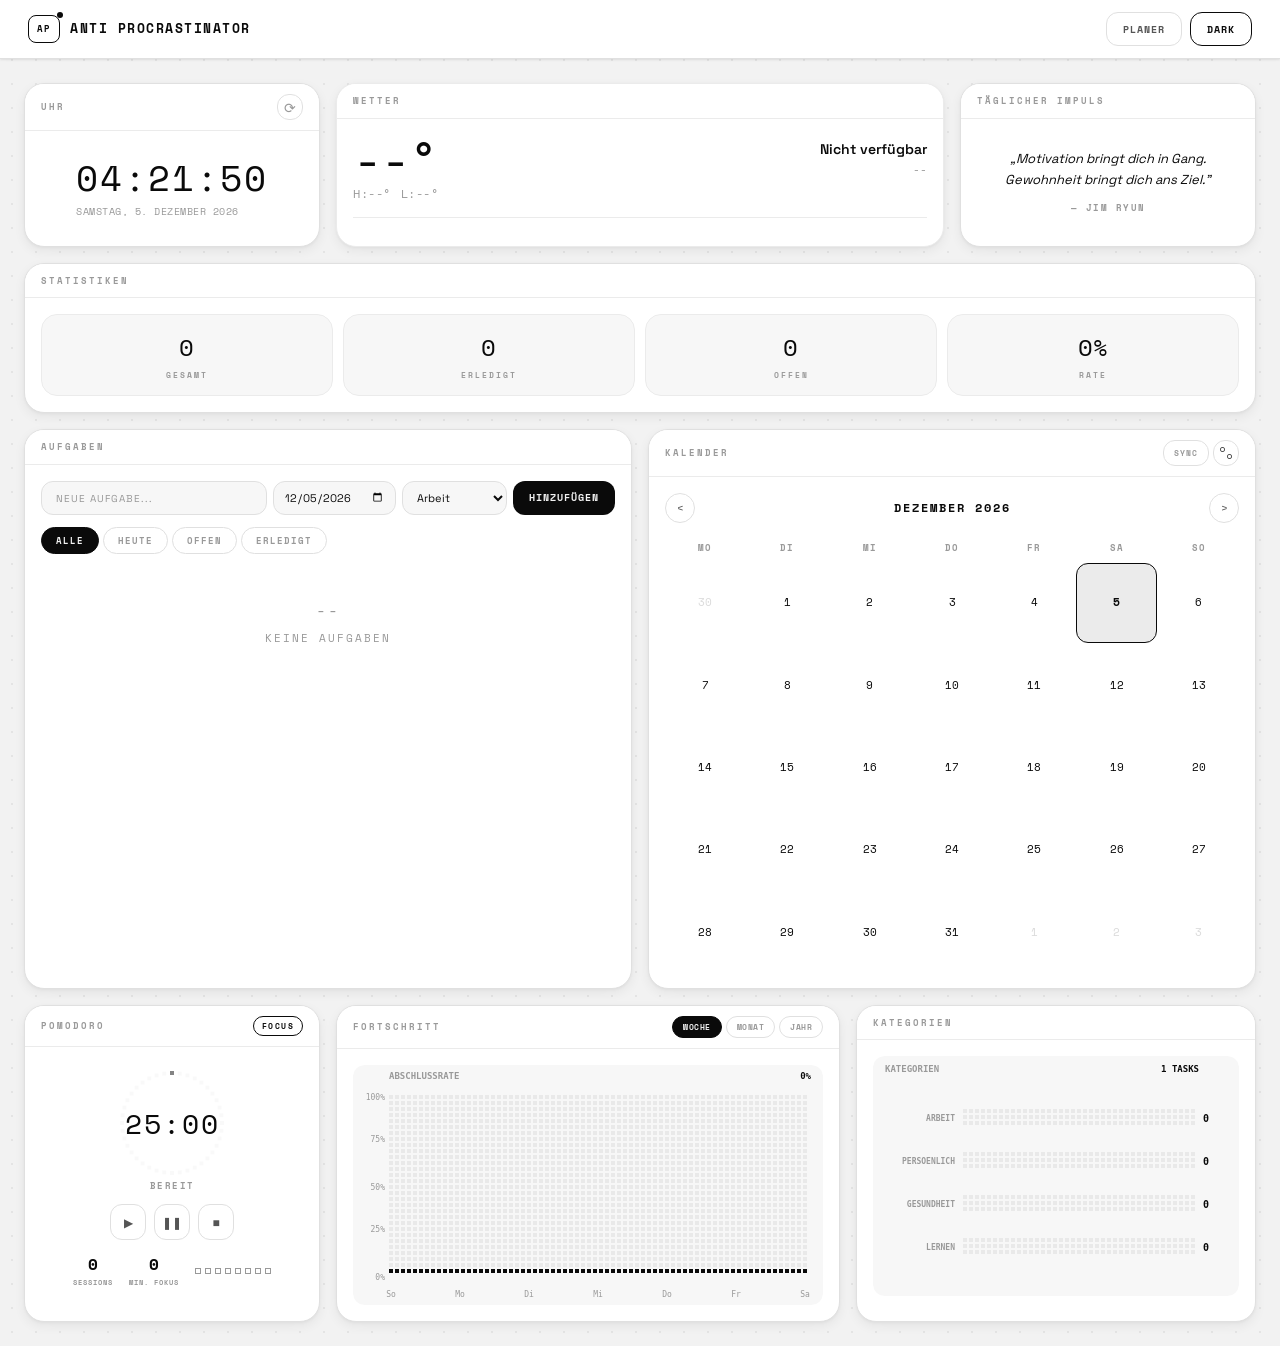
<file: index.html>
<!DOCTYPE html>
<html lang="de" data-theme="light">
<head>
  <meta charset="UTF-8">
  <meta name="viewport" content="width=device-width, initial-scale=1.0">
  <title>Anti Procrastinator</title>
  <link rel="preconnect" href="https://fonts.googleapis.com">
  <link rel="preconnect" href="https://fonts.gstatic.com" crossorigin>
  <link href="https://fonts.googleapis.com/css2?family=Space+Grotesk:wght@300;400;500;600;700&family=Space+Mono:wght@400;700&display=swap" rel="stylesheet">
  <link rel="stylesheet" href="css/style.css">
</head>
<body>

  <!-- ════════════ TOOLBAR ════════════ -->
  <div class="toolbar">
    <div class="toolbar-left">
      <div class="logo">
        <div class="logo-mark">AP</div>
        Anti Procrastinator
      </div>
    </div>
    <div class="toolbar-right">
      <button class="btn-toolbar" id="studienplanBtn">Planer</button>
      <button class="btn-toolbar theme-toggle" id="themeToggle">Dark</button>
    </div>
  </div>

  <!-- ════════════ PLANER MODAL ════════════ -->
  <div class="modal-overlay" id="studienplanOverlay">
    <div class="modal planer-modal">
      <div class="modal-header">
        <div>
          <div class="modal-title" id="planerTitle">Planer</div>
          <div class="modal-subtitle" id="studienplanSummary"></div>
        </div>
        <button class="modal-close" id="studienplanClose">✕</button>
      </div>

      <!-- Mode Select -->
      <div class="planer-mode-select" id="planerModeSelect">
        <div class="planer-mode-title">Wähle deinen Planer</div>
        <div class="planer-mode-grid">
          <button class="planer-mode-btn" data-mode="schule">
            <div class="planer-mode-icon-wrap"><span class="planer-mode-icon">.:S:.</span></div>
            <span class="planer-mode-label">Schule</span>
            <span class="planer-mode-desc">Klassen 5–13 · Eigene Fächer eintragen · Noten 1–6 (SA, Ex, Mündlich)</span>
          </button>
          <button class="planer-mode-btn" data-mode="bachelor">
            <div class="planer-mode-icon-wrap"><span class="planer-mode-icon">.:B:.</span></div>
            <span class="planer-mode-label">Bachelor</span>
            <span class="planer-mode-desc">6 Semester · 180 ECTS · Module selbst eintragen · Noten 1.0–5.0</span>
          </button>
          <button class="planer-mode-btn" data-mode="master">
            <div class="planer-mode-icon-wrap"><span class="planer-mode-icon">.:M:.</span></div>
            <span class="planer-mode-label">Master</span>
            <span class="planer-mode-desc">4 Semester · 120 ECTS · Module selbst eintragen · Noten 1.0–5.0</span>
          </button>
          <button class="planer-mode-btn" data-mode="provadis">
            <div class="planer-mode-icon-wrap"><span class="planer-mode-icon">.:P:.</span></div>
            <span class="planer-mode-label">Provadis</span>
            <span class="planer-mode-desc">Informatik B.Sc. · Alle 6 Semester vorausgefüllt · 180 ECTS</span>
          </button>
        </div>
      </div>

      <!-- Tab Navigation -->
      <div class="sp-tabs-wrap sync-hidden" id="spTabsWrap">
        <div class="sp-stats-bar">
          <div class="sp-stat-pill">
            <span class="sp-stat-pill-label">Schnitt</span>
            <span class="sp-stat-pill-value" id="spAverage">--</span>
          </div>
          <div class="sp-stat-pill">
            <span class="sp-stat-pill-label" id="planerPointsLabel">ECTS</span>
            <span class="sp-stat-pill-value" id="spEctsComplete">0/0</span>
          </div>
          <div class="sp-progress-bar-mini">
            <div class="sp-progress-fill-mini" id="spProgressFill"></div>
          </div>
          <div class="sp-tabs-actions">
            <button class="sp-action-btn" id="planerAddPeriod" title="Zeitraum hinzufügen">+</button>
            <button class="sp-action-btn sp-action-danger" id="planerReset" title="Modus ändern">⟳</button>
          </div>
        </div>
        <div class="sp-tabs" id="spTabs"></div>
      </div>

      <!-- Content Area -->
      <div class="modal-body sync-hidden" id="studienplanBody"></div>
    </div>
  </div>

  <!-- ════════════ CONFIRM MODAL ════════════ -->
  <div class="modal-overlay sync-hidden" id="confirmOverlay">
    <div class="modal confirm-modal">
      <div class="confirm-text" id="confirmText">Bist du sicher?</div>
      <div class="confirm-actions">
        <button class="btn confirm-cancel" id="confirmCancel">Abbrechen</button>
        <button class="btn confirm-ok" id="confirmOk">Bestätigen</button>
      </div>
    </div>
  </div>

  <!-- ════════════ KALENDER SYNC MODAL ════════════ -->
  <div class="modal-overlay" id="calSyncOverlay">
    <div class="modal cal-sync-modal">
      <div class="modal-header">
        <div>
          <div class="modal-title">Kalender Synchronisation</div>
          <div class="modal-subtitle">Apple / Google Kalender verbinden</div>
        </div>
        <button class="modal-close" id="calSyncClose">✕</button>
      </div>
      <div class="modal-body">
        <div class="sync-section">
          <div class="sync-section-title">Kalender-URL Abonnement</div>
          <div class="sync-section-desc">Füge eine öffentliche .ics-URL ein. Die Termine werden automatisch alle 15 Minuten synchronisiert.</div>
          <div class="sync-url-row">
            <label for="syncUrlInput" class="sr-only">Kalender-URL</label>
            <input type="text" class="sync-url-input" id="syncUrlInput" placeholder="https://calendar.google.com/...basic.ics" />
            <button class="btn btn-primary" id="syncUrlSave">Verbinden</button>
          </div>
          <div class="sync-url-status" id="syncUrlStatus"></div>
          <div class="sync-help">
            <div class="sync-help-title">Wo finde ich die URL?</div>
            <div class="sync-help-item"><strong>Apple iCloud:</strong> icloud.com/calendar → Kalender teilen → Öffentlicher Kalender → Link kopieren</div>
            <div class="sync-help-item"><strong>Google Calendar:</strong> Einstellungen → Kalender → Integration → Geheime iCal-Adresse kopieren</div>
            <div class="sync-help-item"><strong>Outlook:</strong> Einstellungen → Kalender veröffentlichen → ICS-Link kopieren</div>
          </div>
        </div>
        <div class="sync-section">
          <div class="sync-section-title">Datei importieren</div>
          <div class="sync-section-desc">Exportiere deinen Kalender als .ics-Datei und lade sie hier hoch.</div>
          <div class="sync-drop-zone" id="syncDropZone">
            <div class="sync-drop-label">.ics-Datei hierher ziehen oder klicken</div>
            <input type="file" id="calIcsFile" accept=".ics" class="sr-only" />
          </div>
        </div>
        <div class="sync-section sync-hidden" id="syncEventsSection">
          <div class="sync-section-title">Synchronisierte Termine</div>
          <div class="sync-events-count" id="syncEventsCount"></div>
          <button class="btn sync-clear-btn" id="syncClearBtn">Sync-Termine löschen</button>
        </div>
      </div>
    </div>
  </div>

  <!-- ════════════ WIDGET CANVAS ════════════ -->
  <div class="widget-canvas" id="widgetCanvas">

    <!-- Clock Widget -->
    <div class="widget" data-widget-id="clock">
      <div class="widget-header">
        <span class="widget-header-title">Uhr</span>
        <button class="clock-toggle-btn" id="clockToggle" title="Analog / Digital">⟳</button>
      </div>
      <div class="widget-body widget-body-clock">
        <div class="clock-digital" id="clockDigital">
          <div class="clock" id="clock">--:--:--</div>
          <div class="clock-date" id="clockDate">---</div>
        </div>
        <canvas class="clock-analog-canvas" id="analogClock"></canvas>
      </div>
    </div>

    <!-- Weather Widget -->
    <div class="widget widget-weather" data-widget-id="weather">
      <div class="widget-header">
        <span class="widget-header-title">Wetter</span>
      </div>
      <div class="widget-body">
        <div class="weather-widget-inner">
          <div class="weather-top">
            <div class="weather-current">
              <div class="weather-temp-big" id="weatherTempBig">--°</div>
              <div class="weather-hi-lo">
                <span id="weatherHi">H:--°</span>
                <span id="weatherLo">L:--°</span>
              </div>
            </div>
            <div class="weather-info">
              <div class="weather-city" id="weatherCity">Laden...</div>
              <div class="weather-desc" id="weatherDesc">--</div>
            </div>
          </div>
          <div class="weather-forecast" id="weatherForecast"></div>
        </div>
      </div>
    </div>

    <!-- Quote Widget -->
    <div class="widget" data-widget-id="quote">
      <div class="widget-header">
        <span class="widget-header-title">Täglicher Impuls</span>
      </div>
      <div class="widget-body widget-body-quote">
        <div class="quote-text" id="quoteText">---</div>
        <div class="quote-author" id="quoteAuthor">---</div>
      </div>
    </div>

    <!-- Stats Widget -->
    <div class="widget" data-widget-id="stats">
      <div class="widget-header">
        <span class="widget-header-title">Statistiken</span>
      </div>
      <div class="widget-body">
        <div class="stats-row">
          <div class="stat-card">
            <div class="stat-value" id="statTotal">0</div>
            <div class="stat-label">Gesamt</div>
          </div>
          <div class="stat-card">
            <div class="stat-value" id="statDone">0</div>
            <div class="stat-label">Erledigt</div>
          </div>
          <div class="stat-card">
            <div class="stat-value" id="statOpen">0</div>
            <div class="stat-label">Offen</div>
          </div>
          <div class="stat-card">
            <div class="stat-value" id="statRate">0%</div>
            <div class="stat-label">Rate</div>
          </div>

        </div>
      </div>
    </div>

    <!-- To-Do Widget -->
    <div class="widget" data-widget-id="todo" id="todoCard">
      <div class="widget-header">
        <span class="widget-header-title">Aufgaben</span>
      </div>
      <div class="widget-body">
        <div class="todo-input-row">
          <label for="todoInput" class="sr-only">Aufgabe</label>
          <input type="text" id="todoInput" placeholder="Neue Aufgabe..." />
          <label for="todoDate" class="sr-only">Datum</label>
          <input type="date" id="todoDate" />
          <label for="todoCategory" class="sr-only">Kategorie</label>
          <select id="todoCategory">
            <option value="arbeit">Arbeit</option>
            <option value="persoenlich">Persönlich</option>
            <option value="gesundheit">Gesundheit</option>
            <option value="lernen">Lernen</option>
          </select>
          <button class="btn btn-primary" id="todoAdd">Hinzufügen</button>
        </div>
        <div class="todo-filters">
          <button class="filter-btn active" data-filter="all">Alle</button>
          <button class="filter-btn" data-filter="today">Heute</button>
          <button class="filter-btn" data-filter="open">Offen</button>
          <button class="filter-btn" data-filter="done">Erledigt</button>
        </div>
        <ul class="todo-list" id="todoList"></ul>
      </div>
    </div>

    <!-- Kalender Widget -->
    <div class="widget" data-widget-id="calendar" id="calendarCard">
      <div class="widget-header">
        <span class="widget-header-title">Kalender</span>
        <div class="cal-header-actions">
          <button class="cal-import-btn" id="calSyncBtn" title="Kalender synchronisieren">SYNC</button>
          <button class="cal-expand-btn" id="calExpandBtn" title="Kalender vergrößern">
            <span class="cal-expand-icon" id="calExpandIcon"></span>
          </button>
        </div>
      </div>
      <div class="widget-body">
        <div class="calendar-nav">
          <button class="calendar-nav-btn" id="calPrev">&lt;</button>
          <span class="calendar-month-label" id="calMonthLabel">---</span>
          <button class="calendar-nav-btn" id="calNext">&gt;</button>
        </div>
        <div class="calendar-grid" id="calendarGrid"></div>
      </div>
    </div>

    <!-- Pomodoro Timer Widget -->
    <div class="widget" data-widget-id="pomodoro">
      <div class="widget-header">
        <span class="widget-header-title">Pomodoro</span>
        <div class="pomo-mode-indicator" id="pomoModeIndicator">FOCUS</div>
      </div>
      <div class="widget-body widget-body-pomodoro">
        <div class="pomo-display">
          <canvas class="pomo-ring" id="pomoRing"></canvas>
          <div class="pomo-time" id="pomoTime">25:00</div>
          <div class="pomo-label" id="pomoLabel">Bereit</div>
        </div>
        <div class="pomo-controls">
          <button class="pomo-btn" id="pomoStart" title="Start">▶</button>
          <button class="pomo-btn" id="pomoPause" title="Pause">❚❚</button>
          <button class="pomo-btn" id="pomoReset" title="Reset">■</button>
        </div>
        <div class="pomo-stats">
          <div class="pomo-stat">
            <span class="pomo-stat-value" id="pomoSessions">0</span>
            <span class="pomo-stat-label">Sessions</span>
          </div>
          <div class="pomo-stat">
            <span class="pomo-stat-value" id="pomoTotalMin">0</span>
            <span class="pomo-stat-label">Min. Fokus</span>
          </div>
          <div class="pomo-dots" id="pomoDots"></div>
        </div>
      </div>
    </div>

    <!-- Fortschritt Chart Widget -->
    <div class="widget" data-widget-id="progress">
      <div class="widget-header">
        <span class="widget-header-title">Fortschritt</span>
        <div class="chart-range-btns">
          <button class="chart-range-btn active" data-range="week">Woche</button>
          <button class="chart-range-btn" data-range="month">Monat</button>
          <button class="chart-range-btn" data-range="year">Jahr</button>
        </div>
      </div>
      <div class="widget-body">
        <div class="chart-container">
          <canvas id="lineChart"></canvas>
        </div>
      </div>
    </div>

    <!-- Kategorien Chart Widget -->
    <div class="widget" data-widget-id="categories">
      <div class="widget-header">
        <span class="widget-header-title">Kategorien</span>
      </div>
      <div class="widget-body">
        <div class="chart-container">
          <canvas id="donutChart"></canvas>
        </div>
      </div>
    </div>

  </div>

  <!-- MVC Scripts -->
  <script src="js/storage.js"></script>
  <script src="js/model.js"></script>
  <script src="js/view.js"></script>
  <script src="js/controller.js"></script>
  <script src="js/init.js"></script>
</body>
</html>
</file>
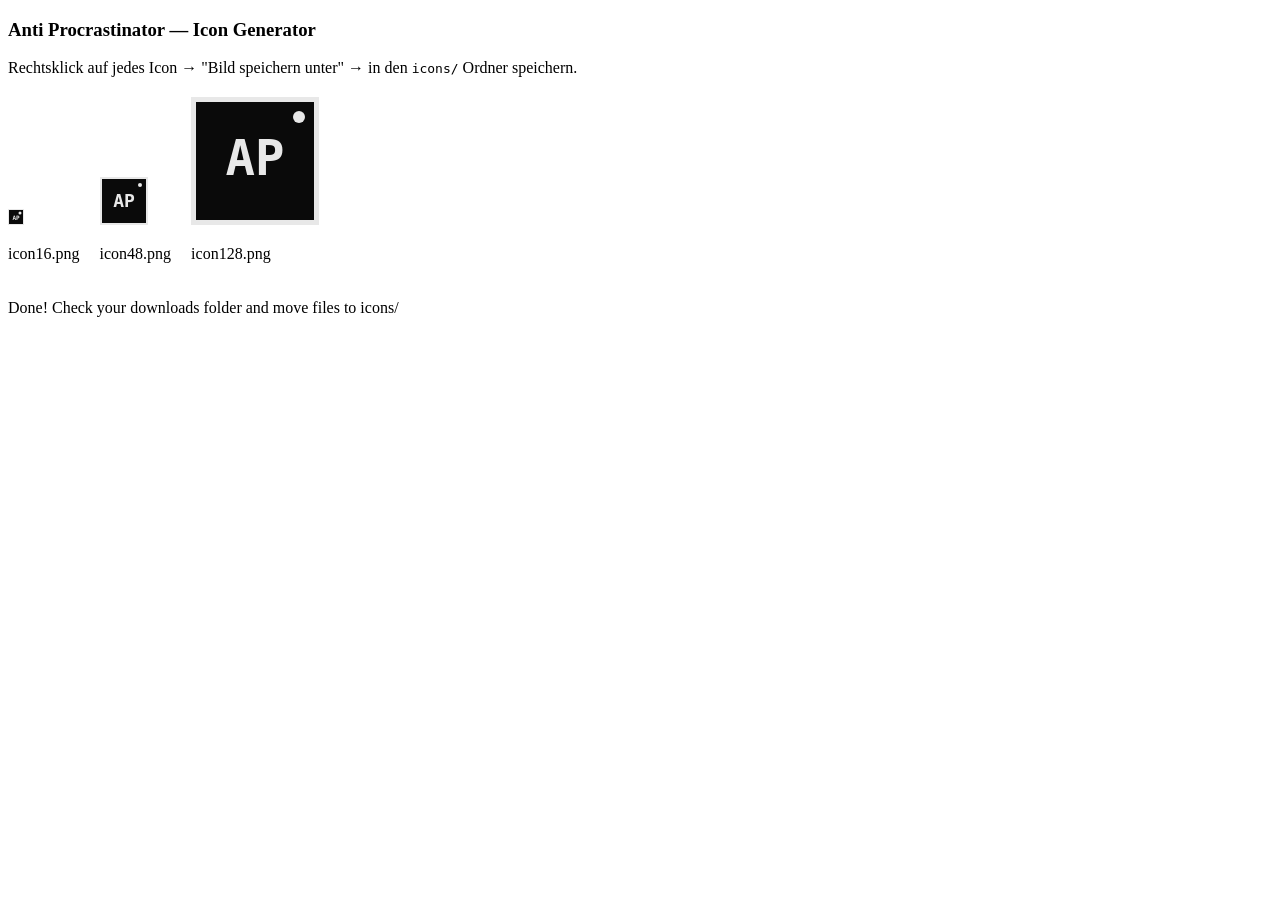
<file: generate-icons.html>
<!DOCTYPE html>
<html>
<head><title>Generate Icons</title></head>
<body>
<h3>Anti Procrastinator — Icon Generator</h3>
<p>Rechtsklick auf jedes Icon → "Bild speichern unter" → in den <code>icons/</code> Ordner speichern.</p>
<div style="display:flex;gap:20px;align-items:end;margin:20px 0;">
  <div>
    <canvas id="c16" width="16" height="16"></canvas>
    <p>icon16.png</p>
  </div>
  <div>
    <canvas id="c48" width="48" height="48"></canvas>
    <p>icon48.png</p>
  </div>
  <div>
    <canvas id="c128" width="128" height="128"></canvas>
    <p>icon128.png</p>
  </div>
</div>
<p id="status">Generating...</p>
<script>
function draw(id, size) {
  const c = document.getElementById(id);
  const ctx = c.getContext('2d');

  // Background
  ctx.fillStyle = '#0a0a0a';
  ctx.fillRect(0, 0, size, size);

  // Border
  const b = Math.max(1, Math.round(size * 0.04));
  ctx.strokeStyle = '#e8e8e8';
  ctx.lineWidth = b;
  ctx.strokeRect(b/2, b/2, size - b, size - b);

  // "AP" text
  const fontSize = Math.round(size * 0.38);
  ctx.fillStyle = '#e8e8e8';
  ctx.font = `bold ${fontSize}px monospace`;
  ctx.textAlign = 'center';
  ctx.textBaseline = 'middle';
  ctx.fillText('AP', size / 2, size / 2 + 1);

  // Dot top-right
  const dotR = Math.max(1.5, Math.round(size * 0.045));
  ctx.beginPath();
  ctx.arc(size - b * 4, b * 4, dotR, 0, Math.PI * 2);
  ctx.fillStyle = '#e8e8e8';
  ctx.fill();

  return c;
}

draw('c16', 16);
draw('c48', 48);
draw('c128', 128);

// Auto-download
function downloadCanvas(id, size) {
  const c = document.getElementById(id);
  const link = document.createElement('a');
  link.download = 'icon' + size + '.png';
  link.href = c.toDataURL('image/png');
  link.click();
}

// Download all with slight delay
setTimeout(() => downloadCanvas('c16', 16), 100);
setTimeout(() => downloadCanvas('c48', 48), 300);
setTimeout(() => downloadCanvas('c128', 128), 500);
setTimeout(() => { document.getElementById('status').textContent = 'Done! Check your downloads folder and move files to icons/'; }, 700);
</script>
</body>
</html>
</file>
<file: css/style.css>
/* ═══════════════════ NOTHING DOT DESIGN — REDESIGN ═══════════════════ */
:root {
  --font: 'Space Grotesk', system-ui, -apple-system, sans-serif;
  --font-mono: 'Space Mono', 'Courier New', monospace;
  --radius-xs: 8px;
  --radius-sm: 12px;
  --radius-md: 16px;
  --radius-lg: 20px;
  --radius-xl: 24px;
  --radius-pill: 999px;
}

[data-theme="light"] {
  --bg: #f2f2f2;
  --bg-card: #ffffff;
  --bg-input: #f7f7f7;
  --bg-hover: #ececec;
  --text: #0a0a0a;
  --text-secondary: #555555;
  --text-muted: #999999;
  --border: #e0e0e0;
  --border-light: #ebebeb;
  --accent: #0a0a0a;
  --accent-light: rgba(10,10,10,0.06);
  --green: #0a0a0a;
  --green-light: rgba(10,10,10,0.06);
  --red: #d42020;
  --red-light: rgba(212,32,32,0.08);
  --orange: #0a0a0a;
  --orange-light: rgba(10,10,10,0.06);
  --purple: #0a0a0a;
  --purple-light: rgba(10,10,10,0.06);
  --shadow-sm: 0 1px 3px rgba(0,0,0,0.04), 0 1px 2px rgba(0,0,0,0.06);
  --shadow-md: 0 4px 12px rgba(0,0,0,0.06), 0 1px 3px rgba(0,0,0,0.04);
  --shadow-lg: 0 8px 24px rgba(0,0,0,0.08);
  --shadow-drag: 0 12px 40px rgba(0,0,0,0.15);
  --chart-grid: rgba(0,0,0,0.06);
  --calendar-today: rgba(10,10,10,0.08);
  --calendar-selected: #d42020;
  --calendar-selected-light: rgba(212,32,32,0.08);
  --dot-color: rgba(0,0,0,0.06);
  --dot-accent: rgba(0,0,0,0.15);
  --tag-arbeit: #0a0a0a;
  --tag-arbeit-bg: rgba(10,10,10,0.07);
  --tag-persoenlich: #666;
  --tag-persoenlich-bg: rgba(100,100,100,0.07);
  --tag-gesundheit: #333;
  --tag-gesundheit-bg: rgba(50,50,50,0.07);
  --tag-lernen: #444;
  --tag-lernen-bg: rgba(70,70,70,0.07);
  --donut-1: #1e3a5f;
  --donut-2: #2563eb;
  --donut-3: #60a5fa;
  --donut-4: #bfdbfe;
  --weather-bg: var(--bg-card);
  --weather-text: var(--text);
  --weather-muted: var(--text-muted);
  --weather-border: var(--border-light);
}

[data-theme="dark"] {
  --bg: #0a0a0a;
  --bg-card: #141414;
  --bg-input: #1a1a1a;
  --bg-hover: #1e1e1e;
  --text: #e8e8e8;
  --text-secondary: #888888;
  --text-muted: #555555;
  --border: #252525;
  --border-light: #1e1e1e;
  --accent: #e8e8e8;
  --accent-light: rgba(232,232,232,0.06);
  --green: #e8e8e8;
  --green-light: rgba(232,232,232,0.06);
  --red: #ff4444;
  --red-light: rgba(255,68,68,0.12);
  --orange: #e8e8e8;
  --orange-light: rgba(232,232,232,0.06);
  --purple: #e8e8e8;
  --purple-light: rgba(232,232,232,0.06);
  --shadow-sm: 0 1px 3px rgba(0,0,0,0.2);
  --shadow-md: 0 4px 12px rgba(0,0,0,0.25);
  --shadow-lg: 0 8px 24px rgba(0,0,0,0.35);
  --shadow-drag: 0 12px 40px rgba(0,0,0,0.5);
  --chart-grid: rgba(255,255,255,0.06);
  --calendar-today: rgba(232,232,232,0.08);
  --calendar-selected: #ff4444;
  --calendar-selected-light: rgba(255,68,68,0.12);
  --dot-color: rgba(255,255,255,0.04);
  --dot-accent: rgba(255,255,255,0.1);
  --tag-arbeit: #e8e8e8;
  --tag-arbeit-bg: rgba(232,232,232,0.08);
  --tag-persoenlich: #aaa;
  --tag-persoenlich-bg: rgba(170,170,170,0.08);
  --tag-gesundheit: #ccc;
  --tag-gesundheit-bg: rgba(200,200,200,0.08);
  --tag-lernen: #bbb;
  --tag-lernen-bg: rgba(190,190,190,0.08);
  --donut-1: #93c5fd;
  --donut-2: #60a5fa;
  --donut-3: #3b82f6;
  --donut-4: #1e40af;
  --weather-bg: var(--bg-card);
  --weather-text: var(--text);
  --weather-muted: var(--text-muted);
  --weather-border: rgba(255,255,255,0.08);
}

/* ═══════════════════ UTILITY ═══════════════════ */
.sync-hidden { display: none !important; }
.sr-only { position: absolute; width: 1px; height: 1px; padding: 0; margin: -1px; overflow: hidden; clip: rect(0,0,0,0); border: 0; }

/* ═══════════════════ RESET & BASE ═══════════════════ */
*, *::before, *::after {
  box-sizing: border-box;
  margin: 0;
  padding: 0;
}

body {
  font-family: var(--font);
  background: var(--bg);
  color: var(--text);
  min-height: 100vh;
  transition: background 0.3s ease, color 0.3s ease;
  line-height: 1.5;
  -webkit-font-smoothing: antialiased;
  -moz-osx-font-smoothing: grayscale;
  background-image: radial-gradient(circle, var(--dot-color) 1px, transparent 1px);
  background-size: 24px 24px;
}

/* ═══════════════════ SCROLLBAR ═══════════════════ */
::-webkit-scrollbar { width: 5px; }
::-webkit-scrollbar-track { background: transparent; }
::-webkit-scrollbar-thumb { background: var(--border); border-radius: var(--radius-pill); }

/* ═══════════════════ TOOLBAR ═══════════════════ */
.toolbar {
  background: var(--bg-card);
  border-bottom: 1px solid var(--border);
  padding: 12px 28px;
  display: flex;
  align-items: center;
  justify-content: space-between;
  position: sticky;
  top: 0;
  z-index: 100;
  backdrop-filter: blur(12px);
  -webkit-backdrop-filter: blur(12px);
  box-shadow: var(--shadow-sm);
}

.toolbar-left {
  display: flex;
  align-items: center;
  gap: 20px;
}

.toolbar-right {
  display: flex;
  align-items: center;
  gap: 8px;
}

.logo {
  font-size: 13px;
  font-weight: 600;
  letter-spacing: 1.5px;
  text-transform: uppercase;
  display: flex;
  align-items: center;
  gap: 10px;
  color: var(--text);
  font-family: var(--font-mono);
}

.logo-mark {
  width: 32px;
  height: 28px;
  border: 1.5px solid var(--text);
  border-radius: var(--radius-xs);
  display: flex;
  align-items: center;
  justify-content: center;
  color: var(--text);
  font-size: 9px;
  font-weight: 700;
  font-family: var(--font-mono);
  background: transparent;
  position: relative;
}

.logo-mark::before {
  content: '';
  position: absolute;
  top: -4px;
  right: -4px;
  width: 6px;
  height: 6px;
  border-radius: 50%;
  background: var(--text);
}

.btn-toolbar {
  height: 34px;
  padding: 0 16px;
  border-radius: var(--radius-sm);
  border: 1px solid var(--border);
  background: transparent;
  cursor: pointer;
  font-size: 10px;
  font-weight: 600;
  font-family: var(--font-mono);
  transition: all 0.2s ease;
  color: var(--text-secondary);
  letter-spacing: 1px;
  text-transform: uppercase;
}

.btn-toolbar:hover {
  background: var(--text);
  color: var(--bg);
  border-color: var(--text);
}

.btn-toolbar.theme-toggle {
  border-color: var(--text);
  color: var(--text);
}

/* ═══════════════════ WIDGET CANVAS ═══════════════════ */
.widget-canvas {
  position: relative;
  max-width: 1440px;
  margin: 0 auto;
  min-height: calc(100vh - 60px);
  padding: 24px;
  display: grid;
  grid-template-columns: repeat(12, 1fr);
  grid-auto-rows: minmax(0, auto);
  gap: 16px;
}

/* ═══════════════════ WIDGET ═══════════════════ */
.widget {
  position: relative;
  background: var(--bg-card);
  border: 1px solid var(--border);
  border-radius: var(--radius-lg);
  box-shadow: var(--shadow-md);
  overflow: hidden;
  transition: box-shadow 0.25s ease, transform 0.15s ease;
  display: flex;
  flex-direction: column;
  min-width: 0;
}

/* ── Grid Positions ── */
.widget[data-widget-id="clock"]      { grid-column: 1 / 4;   grid-row: 1; }
.widget[data-widget-id="weather"]    { grid-column: 4 / 10;  grid-row: 1; }
.widget[data-widget-id="quote"]      { grid-column: 10 / 13; grid-row: 1; }
.widget[data-widget-id="stats"]      { grid-column: 1 / 13;  grid-row: 2; }
.widget[data-widget-id="todo"]       { grid-column: 1 / 7;   grid-row: 3; }
.widget[data-widget-id="calendar"]   { grid-column: 7 / 13;  grid-row: 3; }
.widget[data-widget-id="pomodoro"]   { grid-column: 1 / 4;   grid-row: 4; }
.widget[data-widget-id="progress"]   { grid-column: 4 / 9;   grid-row: 4; }
.widget[data-widget-id="categories"] { grid-column: 9 / 13;  grid-row: 4; }

.widget:hover {
  box-shadow: var(--shadow-lg);
}

.widget-header {
  display: flex;
  align-items: center;
  gap: 8px;
  padding: 10px 16px;
  user-select: none;
  border-bottom: 1px solid var(--border-light);
  background: var(--bg-card);
  flex-shrink: 0;
}

.widget-header-title {
  font-size: 9px;
  font-weight: 700;
  text-transform: uppercase;
  letter-spacing: 2px;
  color: var(--text-muted);
  font-family: var(--font-mono);
  flex: 1;
}

.widget-body {
  padding: 16px;
  flex: 1;
  overflow: auto;
}

/* ═══════════════════ CLOCK WIDGET ═══════════════════ */
.widget-body-clock {
  display: flex;
  flex-direction: column;
  align-items: center;
  justify-content: center;
  padding: 20px;
}

.clock {
  font-size: 36px;
  font-weight: 400;
  letter-spacing: 2px;
  font-variant-numeric: tabular-nums;
  color: var(--text);
  font-family: var(--font-mono);
  line-height: 1.1;
}

.clock-date {
  font-size: 10px;
  color: var(--text-muted);
  font-weight: 400;
  font-family: var(--font-mono);
  letter-spacing: 0.5px;
  text-transform: uppercase;
  margin-top: 6px;
}

/* ═══════════════════ WEATHER WIDGET ═══════════════════ */
.widget-weather {
  background: var(--weather-bg) !important;
  border-color: var(--weather-border) !important;
  color: var(--weather-text);
}

.widget-weather .widget-header {
  background: var(--weather-bg);
  border-bottom-color: var(--weather-border);
}

.widget-weather .widget-header-title {
  color: var(--weather-muted);
}

.weather-widget-inner {
  display: flex;
  flex-direction: column;
  gap: 14px;
}

.weather-top {
  display: flex;
  align-items: flex-start;
  justify-content: space-between;
  gap: 16px;
}

.weather-current {
  display: flex;
  flex-direction: column;
  gap: 2px;
}

.weather-temp-big {
  font-size: 48px;
  font-weight: 300;
  font-family: var(--font-mono);
  color: var(--weather-text);
  line-height: 1;
  letter-spacing: -1px;
}

.weather-hi-lo {
  display: flex;
  gap: 10px;
  font-size: 12px;
  font-family: var(--font-mono);
  color: var(--weather-muted);
  letter-spacing: 0.5px;
}

.weather-info {
  text-align: right;
  display: flex;
  flex-direction: column;
  gap: 2px;
  padding-top: 4px;
}

.weather-city {
  font-size: 14px;
  font-weight: 600;
  color: var(--weather-text);
  font-family: var(--font);
}

.weather-desc {
  font-size: 11px;
  color: var(--weather-muted);
  font-family: var(--font-mono);
  text-transform: capitalize;
}

.weather-forecast {
  display: flex;
  gap: 2px;
  border-top: 1px solid var(--weather-border);
  padding-top: 12px;
}

.weather-forecast-day {
  flex: 1;
  display: flex;
  flex-direction: column;
  align-items: center;
  gap: 4px;
  padding: 6px 4px;
  border-radius: var(--radius-sm);
  transition: background 0.2s;
}

.weather-forecast-day:hover {
  background: var(--bg-hover);
}

.weather-forecast-day.today {
  background: var(--accent-light);
}

.weather-day-label {
  font-size: 9px;
  font-family: var(--font-mono);
  color: var(--weather-muted);
  text-transform: uppercase;
  letter-spacing: 0.5px;
  font-weight: 600;
}

.weather-day-icon {
  font-size: 12px;
  line-height: 1;
  font-family: var(--font-mono);
  color: var(--weather-text);
  letter-spacing: 1px;
  font-weight: 700;
  opacity: 0.8;
}

.weather-day-temp {
  font-size: 10px;
  font-family: var(--font-mono);
  color: var(--weather-text);
  font-weight: 500;
}

.weather-day-range {
  font-size: 8px;
  font-family: var(--font-mono);
  color: var(--weather-muted);
}

/* ═══════════════════ STATS ═══════════════════ */
.stats-row {
  display: flex;
  gap: 10px;
}

.stat-card {
  flex: 1;
  background: var(--bg-input);
  border: 1px solid var(--border-light);
  border-radius: var(--radius-md);
  padding: 14px 10px;
  text-align: center;
  transition: border-color 0.2s, transform 0.2s;
}

.stat-card:hover {
  border-color: var(--border);
  transform: translateY(-1px);
}

.stat-value {
  font-size: 24px;
  font-weight: 400;
  letter-spacing: 0.5px;
  font-variant-numeric: tabular-nums;
  font-family: var(--font-mono);
  color: var(--text);
}

.stat-label {
  font-size: 8px;
  color: var(--text-muted);
  margin-top: 4px;
  text-transform: uppercase;
  letter-spacing: 2px;
  font-weight: 600;
  font-family: var(--font-mono);
}

/* ═══════════════════ TO-DO LIST ═══════════════════ */
.todo-input-row {
  display: flex;
  gap: 6px;
  margin-bottom: 12px;
}

.todo-input-row input[type="text"] {
  flex: 1;
  padding: 8px 14px;
  border: 1px solid var(--border);
  border-radius: var(--radius-sm);
  background: var(--bg-input);
  color: var(--text);
  font-family: var(--font);
  font-size: 12px;
  outline: none;
  transition: border-color 0.15s ease;
}

.todo-input-row input[type="text"]:focus {
  border-color: var(--text);
}

.todo-input-row input[type="text"]::placeholder {
  color: var(--text-muted);
  text-transform: uppercase;
  font-size: 10px;
  letter-spacing: 1px;
}

.todo-input-row input[type="date"],
.todo-input-row select {
  padding: 8px 10px;
  border: 1px solid var(--border);
  border-radius: var(--radius-sm);
  background: var(--bg-input);
  color: var(--text);
  font-family: var(--font);
  font-size: 11px;
  outline: none;
  cursor: pointer;
}

.btn {
  padding: 8px 16px;
  border: none;
  border-radius: var(--radius-sm);
  font-family: var(--font-mono);
  font-size: 10px;
  font-weight: 600;
  cursor: pointer;
  transition: all 0.15s ease;
  letter-spacing: 1px;
  text-transform: uppercase;
}

.btn-primary {
  background: var(--text);
  color: var(--bg);
  border-radius: var(--radius-sm);
}

.btn-primary:hover {
  opacity: 0.85;
  transform: translateY(-1px);
}

/* ── Filters ── */
.todo-filters {
  display: flex;
  gap: 4px;
  margin-bottom: 12px;
}

.filter-btn {
  padding: 6px 14px;
  border: 1px solid var(--border);
  border-radius: var(--radius-pill);
  background: transparent;
  color: var(--text-muted);
  font-family: var(--font-mono);
  font-size: 9px;
  cursor: pointer;
  transition: all 0.15s ease;
  font-weight: 600;
  text-transform: uppercase;
  letter-spacing: 1px;
}

.filter-btn:hover {
  color: var(--text);
  border-color: var(--text-secondary);
}

.filter-btn.active {
  background: var(--text);
  color: var(--bg);
  border-color: var(--text);
}

/* ── Todo Items ── */
.todo-list {
  list-style: none;
  max-height: 320px;
  overflow-y: auto;
}

.todo-item {
  display: flex;
  align-items: center;
  gap: 10px;
  padding: 8px 10px;
  border-bottom: 1px solid var(--border-light);
  transition: background 0.1s ease;
  animation: fadeIn 0.15s ease;
  border-radius: var(--radius-xs);
  margin-bottom: 2px;
}

.todo-item:last-child {
  border-bottom: none;
}

.todo-item:hover {
  background: var(--bg-hover);
}

.todo-checkbox {
  width: 16px;
  height: 16px;
  border: 1.5px solid var(--text-muted);
  border-radius: 50%;
  cursor: pointer;
  display: flex;
  align-items: center;
  justify-content: center;
  flex-shrink: 0;
  transition: all 0.15s ease;
}

.todo-checkbox:hover {
  border-color: var(--text);
}

.todo-checkbox.checked {
  background: var(--text);
  border-color: var(--text);
}

.todo-checkbox.checked::after {
  content: '';
  width: 4px;
  height: 7px;
  border: solid var(--bg);
  border-width: 0 1.5px 1.5px 0;
  transform: rotate(45deg);
  margin-bottom: 1px;
}

.todo-content {
  flex: 1;
  min-width: 0;
}

.todo-text {
  font-size: 12px;
  font-weight: 400;
  transition: color 0.15s ease;
}

.todo-text.completed {
  text-decoration: line-through;
  color: var(--text-muted);
}

.todo-meta {
  display: flex;
  align-items: center;
  gap: 6px;
  margin-top: 3px;
}

.todo-tag {
  font-size: 8px;
  padding: 2px 8px;
  border-radius: var(--radius-pill);
  font-weight: 600;
  letter-spacing: 0.5px;
  text-transform: uppercase;
  font-family: var(--font-mono);
}

.tag-arbeit { background: var(--tag-arbeit-bg); color: var(--tag-arbeit); }
.tag-persoenlich { background: var(--tag-persoenlich-bg); color: var(--tag-persoenlich); }
.tag-gesundheit { background: var(--tag-gesundheit-bg); color: var(--tag-gesundheit); }
.tag-lernen { background: var(--tag-lernen-bg); color: var(--tag-lernen); }

.todo-points {
  display: flex;
  align-items: center;
  gap: 3px;
}

.point-dot {
  width: 4px;
  height: 4px;
  border-radius: 50%;
  background: var(--text);
  display: inline-block;
}

.todo-date-label {
  font-size: 9px;
  color: var(--text-muted);
  font-weight: 400;
  font-family: var(--font-mono);
}

.todo-delete {
  width: 24px;
  height: 24px;
  border: 1px solid transparent;
  background: transparent;
  color: var(--text-muted);
  border-radius: 50%;
  cursor: pointer;
  font-size: 11px;
  display: flex;
  align-items: center;
  justify-content: center;
  opacity: 0;
  transition: all 0.15s ease;
  font-family: var(--font-mono);
}

.todo-item:hover .todo-delete {
  opacity: 1;
}

.todo-delete:hover {
  background: var(--red-light);
  color: var(--red);
}

.todo-empty {
  text-align: center;
  color: var(--text-muted);
  padding: 32px 16px;
  font-size: 11px;
  text-transform: uppercase;
  letter-spacing: 2px;
  font-family: var(--font-mono);
}

.todo-empty-icon {
  font-size: 16px;
  margin-bottom: 8px;
  color: var(--text-muted);
}

/* ═══════════════════ CALENDAR ═══════════════════ */
.calendar-nav {
  display: flex;
  align-items: center;
  justify-content: space-between;
  margin-bottom: 12px;
}

.calendar-nav-btn {
  width: 30px;
  height: 30px;
  border: 1px solid var(--border);
  border-radius: 50%;
  background: transparent;
  color: var(--text-secondary);
  cursor: pointer;
  display: flex;
  align-items: center;
  justify-content: center;
  font-size: 11px;
  font-family: var(--font-mono);
  transition: all 0.15s ease;
}

.calendar-nav-btn:hover {
  background: var(--text);
  color: var(--bg);
  border-color: var(--text);
}

.calendar-month-label {
  font-size: 12px;
  font-weight: 600;
  letter-spacing: 2px;
  text-transform: uppercase;
  font-family: var(--font-mono);
}

.calendar-grid {
  display: grid;
  grid-template-columns: repeat(7, 1fr);
  gap: 2px;
}

.calendar-day-header {
  text-align: center;
  font-size: 9px;
  font-weight: 600;
  color: var(--text-muted);
  padding: 6px 0;
  text-transform: uppercase;
  letter-spacing: 1px;
  font-family: var(--font-mono);
}

.calendar-day {
  aspect-ratio: 1;
  display: flex;
  flex-direction: column;
  align-items: center;
  justify-content: center;
  border-radius: var(--radius-sm);
  font-size: 11px;
  cursor: pointer;
  position: relative;
  transition: all 0.15s ease;
  gap: 2px;
  font-weight: 400;
  font-family: var(--font-mono);
  border: 1px solid transparent;
}

.calendar-day:hover {
  border-color: var(--border);
  background: var(--bg-hover);
}

.calendar-day.today {
  background: var(--calendar-today);
  font-weight: 700;
  border: 1.5px solid var(--text);
}

.calendar-day.selected {
  background: var(--calendar-selected);
  color: #fff;
  font-weight: 700;
  border-color: var(--calendar-selected);
}

.calendar-day.other-month {
  color: var(--text-muted);
  opacity: 0.35;
}

.calendar-dots {
  display: flex;
  gap: 2px;
  position: absolute;
  bottom: 3px;
}

.calendar-dot {
  width: 3px;
  height: 3px;
  border-radius: 50%;
  background: var(--text);
}

.dot-arbeit { background: var(--text); }
.dot-persoenlich { background: var(--text-secondary); }
.dot-gesundheit { background: var(--text); }
.dot-lernen { background: var(--text-secondary); }
.dot-default { background: var(--text-muted); }

/* Calendar header actions */
.cal-header-actions {
  display: flex;
  align-items: center;
  gap: 4px;
  margin-left: auto;
}

.cal-import-btn {
  height: 26px;
  padding: 0 10px;
  border: 1px solid var(--border);
  border-radius: var(--radius-sm);
  background: transparent;
  color: var(--text-muted);
  font-family: var(--font-mono);
  font-size: 8px;
  font-weight: 700;
  letter-spacing: 1px;
  text-transform: uppercase;
  cursor: pointer;
  transition: all 0.15s ease;
}

.cal-import-btn:hover {
  background: var(--text);
  color: var(--bg);
  border-color: var(--text);
}

.cal-expand-btn {
  width: 26px;
  height: 26px;
  border: 1px solid var(--border);
  border-radius: var(--radius-sm);
  background: transparent;
  cursor: pointer;
  display: flex;
  align-items: center;
  justify-content: center;
  transition: all 0.15s ease;
}

.cal-expand-btn:hover {
  background: var(--text);
  border-color: var(--text);
}

.cal-expand-btn:hover .cal-expand-icon::before,
.cal-expand-btn:hover .cal-expand-icon::after {
  background: var(--bg);
  border-color: var(--bg);
}

.cal-expand-icon {
  position: relative;
  width: 12px;
  height: 12px;
}

.cal-expand-icon::before,
.cal-expand-icon::after {
  content: '';
  position: absolute;
  transition: all 0.15s ease;
}

.cal-expand-icon::before {
  top: 0;
  left: 0;
  width: 5px;
  height: 5px;
  border: 1.5px solid var(--text-secondary);
  background: transparent;
  border-radius: 2px;
  box-sizing: border-box;
}

.cal-expand-icon::after {
  bottom: 0;
  right: 0;
  width: 5px;
  height: 5px;
  border: 1.5px solid var(--text-secondary);
  background: transparent;
  border-radius: 2px;
  box-sizing: border-box;
}

/* Calendar expanded */
.widget-expanded .calendar-grid {
  gap: 3px;
}

.widget-expanded .calendar-day {
  aspect-ratio: auto;
  min-height: 80px;
  align-items: flex-start;
  justify-content: flex-start;
  padding: 6px 8px;
  border: 1px solid var(--border);
}

.widget-expanded .calendar-day:hover {
  border-color: var(--text-muted);
}

.widget-expanded .calendar-day.today {
  border-color: var(--text);
}

.widget-expanded .calendar-day.selected {
  border-color: var(--calendar-selected);
  background: var(--calendar-selected-light);
  color: var(--text);
}

.widget-expanded .calendar-day.selected > span {
  color: var(--calendar-selected);
  font-weight: 700;
}

.widget-expanded .calendar-day-header {
  padding: 8px 0;
}

.widget-expanded .calendar-dots {
  display: none;
}

.cal-task-list {
  display: none;
}

.widget-expanded .cal-task-list {
  display: flex;
  flex-direction: column;
  gap: 2px;
  margin-top: 4px;
  width: 100%;
  overflow: hidden;
}

.cal-task {
  font-size: 9px;
  font-family: var(--font);
  font-weight: 400;
  line-height: 1.3;
  padding: 2px 5px;
  border-left: 2px solid var(--text-muted);
  color: var(--text-secondary);
  white-space: nowrap;
  overflow: hidden;
  text-overflow: ellipsis;
  border-radius: 0 var(--radius-xs) var(--radius-xs) 0;
}

.cal-task.cal-task-done {
  text-decoration: line-through;
  opacity: 0.4;
}

.cal-task-arbeit { border-left-color: var(--calendar-selected); }
.cal-task-persoenlich { border-left-color: var(--text-secondary); }
.cal-task-gesundheit { border-left-color: var(--text); }
.cal-task-lernen { border-left-color: var(--text-muted); }

.cal-task-more {
  font-size: 8px;
  color: var(--text-muted);
  font-family: var(--font-mono);
  padding: 1px 5px;
}

/* ═══════════════════ CHARTS (Dot-Matrix) ═══════════════════ */
.chart-container {
  position: relative;
  height: 240px;
  border-radius: var(--radius-sm);
  overflow: hidden;
}

.chart-container canvas {
  display: block;
  width: 100%;
  height: 100%;
}

.chart-range-btns {
  display: flex;
  gap: 4px;
  margin-left: auto;
}

.chart-range-btn {
  padding: 4px 10px;
  border: 1px solid var(--border);
  border-radius: var(--radius-pill);
  background: transparent;
  color: var(--text-muted);
  font-family: var(--font-mono);
  font-size: 8px;
  font-weight: 600;
  cursor: pointer;
  text-transform: uppercase;
  letter-spacing: 0.5px;
  transition: all 0.15s ease;
}

.chart-range-btn:hover {
  color: var(--text);
  border-color: var(--text-secondary);
}

.chart-range-btn.active {
  background: var(--text);
  color: var(--bg);
  border-color: var(--text);
}

/* ═══════════════════ RESPONSIVE ═══════════════════ */
@media (max-width: 900px) {
  .toolbar {
    flex-direction: column;
    gap: 8px;
    padding: 10px 16px;
  }
  .toolbar-left, .toolbar-right {
    width: 100%;
    justify-content: center;
  }
  .widget-canvas {
    padding: 12px;
    grid-template-columns: 1fr;
  }
  .widget {
    grid-column: 1 / -1 !important;
  }
  .stats-row {
    flex-wrap: wrap;
  }
  .stat-card {
    min-width: calc(50% - 8px);
  }
  .todo-input-row {
    flex-wrap: wrap;
  }
}

/* ═══════════════════ SR-ONLY ═══════════════════ */
.sr-only {
  position: absolute;
  width: 1px;
  height: 1px;
  padding: 0;
  margin: -1px;
  overflow: hidden;
  clip: rect(0,0,0,0);
  white-space: nowrap;
  border: 0;
}

/* ═══════════════════ MODAL ═══════════════════ */
.modal-overlay {
  position: fixed;
  top: 0;
  left: 0;
  width: 100%;
  height: 100%;
  background: rgba(0,0,0,0.5);
  backdrop-filter: blur(4px);
  -webkit-backdrop-filter: blur(4px);
  z-index: 1000;
  display: flex;
  align-items: center;
  justify-content: center;
  opacity: 0;
  visibility: hidden;
  transition: opacity 0.2s ease, visibility 0.2s ease;
}

.modal-overlay.visible {
  opacity: 1;
  visibility: visible;
}

.modal {
  background: var(--bg-card);
  border: 1px solid var(--border);
  border-radius: var(--radius-xl);
  width: 92%;
  max-width: 960px;
  max-height: 85vh;
  display: flex;
  flex-direction: column;
  box-shadow: var(--shadow-lg);
  animation: modalIn 0.25s ease;
  overflow: hidden;
}

@keyframes modalIn {
  from { opacity: 0; transform: scale(0.96) translateY(8px); }
  to   { opacity: 1; transform: scale(1) translateY(0); }
}

.modal-header {
  display: flex;
  align-items: center;
  justify-content: space-between;
  padding: 20px 24px 16px;
  border-bottom: 1px solid var(--border);
  flex-shrink: 0;
}

.modal-title {
  font-size: 13px;
  font-weight: 600;
  letter-spacing: 1.5px;
  text-transform: uppercase;
  font-family: var(--font-mono);
}

.modal-subtitle {
  font-size: 11px;
  color: var(--text-muted);
  margin-top: 4px;
  font-family: var(--font-mono);
}

.modal-close {
  width: 30px;
  height: 30px;
  border: 1px solid var(--border);
  border-radius: 50%;
  background: transparent;
  color: var(--text);
  cursor: pointer;
  font-size: 12px;
  font-family: var(--font-mono);
  display: flex;
  align-items: center;
  justify-content: center;
  transition: all 0.15s ease;
}

.modal-close:hover {
  background: var(--text);
  color: var(--bg);
  border-color: var(--text);
}

.modal-body {
  overflow-y: auto;
  padding: 16px 24px;
  flex: 1;
}

.modal-footer {
  padding: 16px 24px 20px;
  border-top: 1px solid var(--border);
  flex-shrink: 0;
}

/* ═══════════════════ PLANER MODAL ═══════════════════ */
.planer-modal {
  max-width: 1080px;
  max-height: 90vh;
}

/* ── Mode Select ── */
.planer-mode-select {
  padding: 40px 28px;
  text-align: center;
}

.planer-mode-title {
  font-size: 10px;
  font-weight: 700;
  text-transform: uppercase;
  letter-spacing: 3px;
  color: var(--text-muted);
  font-family: var(--font-mono);
  margin-bottom: 28px;
}

.planer-mode-grid {
  display: grid;
  grid-template-columns: repeat(2, 1fr);
  gap: 14px;
  max-width: 640px;
  margin: 0 auto;
}

.planer-mode-btn {
  background: var(--bg-input);
  border: 1.5px solid var(--border);
  border-radius: var(--radius-lg);
  padding: 24px 16px 20px;
  cursor: pointer;
  transition: all 0.2s ease;
  text-align: center;
  display: flex;
  flex-direction: column;
  align-items: center;
  gap: 8px;
}

.planer-mode-btn:hover {
  border-color: var(--text);
  background: var(--bg-hover);
  transform: translateY(-2px);
  box-shadow: var(--shadow-md);
}

.planer-mode-icon-wrap {
  width: 56px;
  height: 56px;
  display: flex;
  align-items: center;
  justify-content: center;
  border: 1.5px solid var(--border);
  border-radius: var(--radius-md);
  margin-bottom: 4px;
  transition: border-color 0.2s;
}

.planer-mode-btn:hover .planer-mode-icon-wrap {
  border-color: var(--text);
}

.planer-mode-icon {
  font-family: var(--font-mono);
  font-size: 14px;
  font-weight: 700;
  color: var(--text);
  letter-spacing: 1px;
}

.planer-mode-label {
  font-size: 13px;
  font-weight: 700;
  color: var(--text);
  font-family: var(--font-mono);
  text-transform: uppercase;
  letter-spacing: 1px;
}

.planer-mode-desc {
  font-size: 10px;
  color: var(--text-muted);
  line-height: 1.5;
}

/* ── Schul-Klassenwahl ── */
.schul-klassen-wahl {
  padding: 40px 28px;
  text-align: center;
}

.schul-klassen-grid {
  display: grid;
  grid-template-columns: repeat(3, 1fr);
  gap: 14px;
  max-width: 480px;
  margin: 0 auto;
}

.schul-klasse-btn {
  background: var(--bg-input);
  border: 1.5px solid var(--border);
  border-radius: var(--radius-lg);
  padding: 24px 16px 18px;
  cursor: pointer;
  transition: all 0.2s ease;
  text-align: center;
  display: flex;
  flex-direction: column;
  align-items: center;
  gap: 4px;
}

.schul-klasse-btn:hover {
  border-color: var(--text);
  background: var(--bg-hover);
  transform: translateY(-2px);
  box-shadow: var(--shadow-md);
}

.schul-klasse-num {
  font-family: var(--font-mono);
  font-size: 28px;
  font-weight: 700;
  color: var(--text);
  line-height: 1;
}

.schul-klasse-label {
  font-size: 9px;
  font-weight: 700;
  text-transform: uppercase;
  letter-spacing: 2px;
  color: var(--text-muted);
  font-family: var(--font-mono);
}

/* ── Tabs + Stats Bar ── */
.sp-tabs-wrap {
  border-bottom: 1px solid var(--border);
  padding: 0;
}

.sp-stats-bar {
  display: flex;
  align-items: center;
  gap: 12px;
  padding: 10px 24px;
  border-bottom: 1px solid var(--border-light);
}

.sp-stat-pill {
  display: flex;
  align-items: center;
  gap: 6px;
  padding: 4px 10px;
  border: 1px solid var(--border);
  border-radius: var(--radius-pill);
}

.sp-stat-pill-label {
  font-size: 8px;
  font-weight: 600;
  text-transform: uppercase;
  letter-spacing: 1px;
  color: var(--text-muted);
  font-family: var(--font-mono);
}

.sp-stat-pill-value {
  font-size: 11px;
  font-weight: 700;
  color: var(--text);
  font-family: var(--font-mono);
}

.sp-progress-bar-mini {
  flex: 1;
  height: 3px;
  background: var(--border);
  border-radius: var(--radius-pill);
  overflow: hidden;
  min-width: 60px;
}

.sp-progress-fill-mini {
  height: 100%;
  width: 0%;
  background: var(--text);
  border-radius: var(--radius-pill);
  transition: width 0.4s ease;
}

.sp-tabs-actions {
  display: flex;
  gap: 4px;
  margin-left: auto;
}

.sp-action-btn {
  width: 28px;
  height: 28px;
  border: 1px solid var(--border);
  border-radius: var(--radius-sm);
  background: transparent;
  color: var(--text-muted);
  font-family: var(--font-mono);
  font-size: 14px;
  cursor: pointer;
  display: flex;
  align-items: center;
  justify-content: center;
  transition: all 0.15s ease;
}

.sp-action-btn:hover {
  background: var(--text);
  color: var(--bg);
  border-color: var(--text);
}

.sp-action-danger:hover {
  background: var(--red);
  color: #fff;
  border-color: var(--red);
}

.sp-tabs {
  display: flex;
  gap: 2px;
  padding: 0 24px;
  overflow-x: auto;
}

.sp-tab {
  padding: 10px 16px;
  border: none;
  border-bottom: 2px solid transparent;
  background: transparent;
  color: var(--text-muted);
  font-family: var(--font-mono);
  font-size: 10px;
  font-weight: 700;
  letter-spacing: 1px;
  text-transform: uppercase;
  cursor: pointer;
  transition: all 0.15s ease;
  white-space: nowrap;
  display: flex;
  align-items: center;
  gap: 5px;
}

.sp-tab:hover {
  color: var(--text);
}

.sp-tab-active {
  color: var(--text);
  border-bottom-color: var(--text);
}

.sp-tab-done {
  color: var(--text-secondary);
}

.sp-tab-done .sp-tab-check {
  font-size: 9px;
  color: var(--text);
}

.sp-tab-partial .sp-tab-num {
  color: var(--text-secondary);
}

/* ── Period Content ── */
.sp-period-head {
  display: flex;
  align-items: center;
  justify-content: space-between;
  padding: 16px 0 12px;
  border-bottom: 1px solid var(--border-light);
  margin-bottom: 16px;
}

.sp-period-head-left {
  display: flex;
  flex-direction: column;
  gap: 2px;
}

.sp-period-title {
  font-size: 14px;
  font-weight: 700;
  font-family: var(--font-mono);
  color: var(--text);
  text-transform: uppercase;
  letter-spacing: 1px;
}

.sp-period-info {
  font-size: 10px;
  color: var(--text-muted);
  font-family: var(--font-mono);
}

.sp-period-del-btn {
  width: 28px;
  height: 28px;
  border: 1px solid transparent;
  border-radius: var(--radius-sm);
  background: transparent;
  color: var(--text-muted);
  font-size: 11px;
  cursor: pointer;
  transition: all 0.15s ease;
}

.sp-period-del-btn:hover {
  border-color: var(--red);
  color: var(--red);
  background: var(--red-light);
}

.sp-empty {
  text-align: center;
  padding: 40px;
  color: var(--text-muted);
  font-family: var(--font-mono);
  font-size: 11px;
  text-transform: uppercase;
  letter-spacing: 2px;
}

/* ── Module Cards ── */
.sp-cards {
  display: grid;
  grid-template-columns: repeat(auto-fill, minmax(280px, 1fr));
  gap: 10px;
}

.sp-card {
  border: 1px solid var(--border);
  border-radius: var(--radius-md);
  padding: 14px;
  transition: border-color 0.15s ease, opacity 0.2s ease;
}

.sp-card:hover {
  border-color: var(--text-muted);
}

.sp-card-done {
  opacity: 0.5;
  border-color: var(--text);
}

.sp-card-done:hover {
  opacity: 0.85;
}

.sp-card-wab {
  border-style: dashed;
}

.sp-card-top {
  display: flex;
  align-items: flex-start;
  gap: 8px;
  margin-bottom: 10px;
}

.sp-card-name-wrap {
  flex: 1;
  display: flex;
  flex-direction: column;
  gap: 2px;
  min-width: 0;
}

.sp-card-name {
  font-size: 12px;
  font-weight: 600;
  color: var(--text);
  background: transparent;
  border: 1px solid transparent;
  border-radius: var(--radius-xs);
  padding: 2px 6px;
  font-family: var(--font);
  outline: none;
  width: 100%;
  transition: all 0.15s ease;
}

.sp-card-name:hover, .sp-card-name:focus {
  background: var(--bg-input);
  border-color: var(--border);
}

.sp-card-sub {
  font-size: 10px;
  color: var(--text-muted);
  background: transparent;
  border: 1px solid transparent;
  border-radius: var(--radius-xs);
  padding: 1px 6px;
  font-family: var(--font-mono);
  outline: none;
  width: 100%;
  transition: all 0.15s ease;
}

.sp-card-sub:hover, .sp-card-sub:focus {
  background: var(--bg-input);
  border-color: var(--border);
}

.sp-wab-tag {
  display: inline-block;
  font-size: 7px;
  font-weight: 700;
  text-transform: uppercase;
  letter-spacing: 1.5px;
  color: var(--text-secondary);
  border: 1px solid var(--text-muted);
  padding: 1px 6px;
  border-radius: var(--radius-xs);
  font-family: var(--font-mono);
  margin-bottom: 2px;
}

.sp-card-avg {
  font-size: 20px;
  font-weight: 700;
  font-family: var(--font-mono);
  flex-shrink: 0;
  min-width: 36px;
  text-align: center;
}

.sp-grade-neutral { color: var(--text-muted); }
.sp-grade-great { color: #22a355; }
.sp-grade-good { color: var(--text); }
.sp-grade-ok { color: #d4a520; }
.sp-grade-bad { color: var(--red); }

.sp-card-del {
  width: 22px;
  height: 22px;
  border: none;
  background: transparent;
  color: var(--text-muted);
  font-size: 10px;
  cursor: pointer;
  border-radius: var(--radius-xs);
  display: flex;
  align-items: center;
  justify-content: center;
  flex-shrink: 0;
  opacity: 0;
  transition: all 0.15s ease;
}

.sp-card:hover .sp-card-del {
  opacity: 1;
}

.sp-card-del:hover {
  background: var(--red-light);
  color: var(--red);
}

/* ── Uni/Provadis Module Meta ── */
.sp-card-meta {
  display: flex;
  gap: 8px;
  flex-wrap: wrap;
  margin-bottom: 10px;
}

.sp-meta-item {
  display: flex;
  flex-direction: column;
  gap: 2px;
  flex: 1;
  min-width: 60px;
}

.sp-meta-label {
  font-size: 7px;
  font-weight: 700;
  text-transform: uppercase;
  letter-spacing: 1px;
  color: var(--text-muted);
  font-family: var(--font-mono);
}

.sp-meta-input {
  padding: 4px 6px;
  border: 1px solid var(--border);
  border-radius: var(--radius-xs);
  background: var(--bg-input);
  color: var(--text);
  font-family: var(--font-mono);
  font-size: 11px;
  outline: none;
  transition: border-color 0.15s;
  width: 100%;
}

.sp-meta-input:focus {
  border-color: var(--text);
}

.sp-meta-input::-webkit-inner-spin-button,
.sp-meta-input::-webkit-outer-spin-button {
  opacity: 1;
}

/* ── Status Cycle Button ── */
.sp-card-status-row {
  margin-top: 6px;
}

.sp-status-cycle {
  width: 100%;
  padding: 6px 12px;
  border: 1px solid var(--border);
  border-radius: var(--radius-sm);
  background: transparent;
  font-family: var(--font-mono);
  font-size: 9px;
  font-weight: 700;
  letter-spacing: 1px;
  text-transform: uppercase;
  cursor: pointer;
  transition: all 0.15s ease;
}

.sp-status-offen {
  color: var(--text-muted);
  border-color: var(--border);
}

.sp-status-offen:hover {
  border-color: var(--text);
  color: var(--text);
}

.sp-status-bestanden {
  background: var(--text);
  color: var(--bg);
  border-color: var(--text);
}

.sp-status-bestanden:hover {
  opacity: 0.85;
}

.sp-status-nb {
  background: var(--red-light);
  color: var(--red);
  border-color: var(--red);
}

.sp-status-nb:hover {
  background: var(--red);
  color: #fff;
}

/* ── Schul-Noten Row ── */
.sp-noten-row {
  display: flex;
  align-items: center;
  gap: 8px;
  padding: 5px 0;
  border-top: 1px solid var(--border-light);
}

.sp-noten-label {
  font-size: 9px;
  font-weight: 700;
  font-family: var(--font-mono);
  color: var(--text-secondary);
  text-transform: uppercase;
  letter-spacing: 0.5px;
  min-width: 34px;
  flex-shrink: 0;
}

.sp-noten-weight-tag {
  font-size: 7px;
  font-weight: 400;
  color: var(--text-muted);
}

.sp-noten-pills {
  display: flex;
  flex-wrap: wrap;
  gap: 3px;
  flex: 1;
  min-width: 0;
}

.sp-pill {
  display: inline-flex;
  align-items: center;
  justify-content: center;
  width: 22px;
  height: 22px;
  border-radius: var(--radius-xs);
  font-family: var(--font-mono);
  font-size: 10px;
  font-weight: 700;
  cursor: pointer;
  transition: all 0.15s ease;
  border: 1px solid;
}

.sp-pill:hover {
  transform: scale(0.9);
  opacity: 0.6;
}

.sp-pill-gut { background: rgba(34,163,85,0.1); color: #22a355; border-color: #22a355; }
.sp-pill-ok { background: transparent; color: var(--text); border-color: var(--text); }
.sp-pill-warn { background: rgba(212,165,32,0.1); color: #d4a520; border-color: #d4a520; }
.sp-pill-schlecht { background: var(--red-light); color: var(--red); border-color: var(--red); }

/* ── Quick-Add Grade Buttons ── */
.sp-quick-add {
  display: flex;
  gap: 2px;
  flex-shrink: 0;
}

.sp-qa-btn {
  width: 22px;
  height: 22px;
  border: 1px solid var(--border);
  border-radius: var(--radius-xs);
  background: transparent;
  color: var(--text-muted);
  font-family: var(--font-mono);
  font-size: 9px;
  font-weight: 700;
  cursor: pointer;
  transition: all 0.12s ease;
  display: flex;
  align-items: center;
  justify-content: center;
}

.sp-qa-btn:hover {
  background: var(--text);
  color: var(--bg);
  border-color: var(--text);
  transform: scale(1.1);
}

/* ── Add Module/Fach Button ── */
.sp-add-btn {
  display: block;
  width: 100%;
  padding: 10px;
  margin-top: 12px;
  border: 1px dashed var(--border);
  border-radius: var(--radius-sm);
  background: transparent;
  color: var(--text-muted);
  font-family: var(--font-mono);
  font-size: 9px;
  font-weight: 600;
  letter-spacing: 1px;
  text-transform: uppercase;
  cursor: pointer;
  transition: all 0.15s ease;
}

.sp-add-btn:hover {
  border-color: var(--text);
  color: var(--text);
  border-style: solid;
}

@media (max-width: 600px) {
  .planer-mode-grid { grid-template-columns: 1fr; }
  .schul-klassen-grid { grid-template-columns: repeat(3, 1fr); gap: 10px; }
  .sp-cards { grid-template-columns: 1fr; }
  .sp-tabs { padding: 0 12px; }
  .sp-stats-bar { padding: 8px 12px; flex-wrap: wrap; }
}

/* ═══════════════════ CONFIRM MODAL ═══════════════════ */
.confirm-modal {
  max-width: 360px;
  padding: 28px;
  text-align: center;
  border-radius: var(--radius-xl);
}

.confirm-text {
  font-size: 13px;
  color: var(--text);
  margin-bottom: 22px;
  line-height: 1.5;
}

.confirm-actions {
  display: flex;
  gap: 10px;
  justify-content: center;
}

.confirm-cancel,
.confirm-ok {
  font-family: var(--font-mono);
  font-size: 10px;
  font-weight: 700;
  letter-spacing: 1px;
  text-transform: uppercase;
  padding: 8px 20px;
  border: 1px solid var(--border);
  border-radius: var(--radius-sm);
  cursor: pointer;
  transition: all 0.15s ease;
}

.confirm-cancel {
  background: transparent;
  color: var(--text-muted);
}

.confirm-cancel:hover {
  border-color: var(--text);
  color: var(--text);
}

.confirm-ok {
  background: var(--text);
  color: var(--bg);
  border-color: var(--text);
}

.confirm-ok:hover {
  opacity: 0.85;
}

/* ═══════════════════ CLOCK TOGGLE & ANALOG ═══════════════════ */
.clock-toggle-btn {
  width: 26px;
  height: 26px;
  border: 1px solid var(--border);
  border-radius: var(--radius-sm);
  background: transparent;
  color: var(--text-muted);
  font-size: 14px;
  cursor: pointer;
  display: flex;
  align-items: center;
  justify-content: center;
  transition: all 0.15s ease;
  font-family: var(--font-mono);
  margin-left: auto;
}

.clock-toggle-btn:hover {
  background: var(--text);
  color: var(--bg);
  border-color: var(--text);
}

.clock-analog-canvas {
  display: none;
  margin: 0 auto;
}

/* ═══════════════════ QUOTE WIDGET ═══════════════════ */
.widget-body-quote {
  display: flex;
  flex-direction: column;
  justify-content: center;
  align-items: center;
  padding: 20px 16px;
  text-align: center;
  min-height: 120px;
}

.quote-text {
  font-size: 13px;
  font-weight: 400;
  color: var(--text);
  line-height: 1.6;
  font-style: italic;
  max-width: 280px;
  margin-bottom: 10px;
}

.quote-author {
  font-size: 9px;
  font-weight: 600;
  color: var(--text-muted);
  font-family: var(--font-mono);
  text-transform: uppercase;
  letter-spacing: 1.5px;
}

/* ═══════════════════ POMODORO WIDGET ═══════════════════ */
.widget-body-pomodoro {
  display: flex;
  flex-direction: column;
  align-items: center;
  gap: 12px;
  padding: 16px;
}

.pomo-display {
  position: relative;
  display: flex;
  flex-direction: column;
  align-items: center;
  justify-content: center;
}

.pomo-ring {
  display: block;
}

.pomo-time {
  position: absolute;
  top: 50%;
  left: 50%;
  transform: translate(-50%, -60%);
  font-size: 28px;
  font-weight: 400;
  font-family: var(--font-mono);
  color: var(--text);
  letter-spacing: 2px;
  font-variant-numeric: tabular-nums;
}

.pomo-label {
  font-size: 9px;
  font-weight: 600;
  color: var(--text-muted);
  font-family: var(--font-mono);
  text-transform: uppercase;
  letter-spacing: 1.5px;
  margin-top: -4px;
}

.pomo-mode-indicator {
  font-size: 8px;
  font-weight: 700;
  font-family: var(--font-mono);
  letter-spacing: 1.5px;
  padding: 3px 8px;
  border-radius: var(--radius-pill);
  border: 1px solid var(--border);
  color: var(--text-muted);
  margin-left: auto;
}

.pomo-mode-work {
  color: var(--text);
  border-color: var(--text);
}

.pomo-mode-break {
  color: var(--text-secondary);
  border-color: var(--text-secondary);
}

.pomo-mode-long {
  color: var(--text-muted);
  border-color: var(--text-muted);
}

.pomo-controls {
  display: flex;
  gap: 8px;
}

.pomo-btn {
  width: 36px;
  height: 36px;
  border: 1px solid var(--border);
  border-radius: var(--radius-sm);
  background: transparent;
  color: var(--text-secondary);
  font-size: 12px;
  cursor: pointer;
  display: flex;
  align-items: center;
  justify-content: center;
  transition: all 0.15s ease;
  font-family: var(--font-mono);
}

.pomo-btn:hover {
  background: var(--text);
  color: var(--bg);
  border-color: var(--text);
}

.pomo-stats {
  display: flex;
  align-items: center;
  gap: 16px;
  width: 100%;
  justify-content: center;
}

.pomo-stat {
  display: flex;
  flex-direction: column;
  align-items: center;
  gap: 2px;
}

.pomo-stat-value {
  font-size: 16px;
  font-weight: 700;
  font-family: var(--font-mono);
  color: var(--text);
  font-variant-numeric: tabular-nums;
}

.pomo-stat-label {
  font-size: 7px;
  font-weight: 600;
  color: var(--text-muted);
  font-family: var(--font-mono);
  text-transform: uppercase;
  letter-spacing: 1px;
}

.pomo-dots {
  display: flex;
  gap: 4px;
  align-items: center;
}

.pomo-session-dot {
  width: 6px;
  height: 6px;
  border: 1.5px solid var(--text-muted);
  border-radius: 0;
  display: inline-block;
  transition: all 0.2s ease;
}

.pomo-dot-filled {
  background: var(--text);
  border-color: var(--text);
}
</file>
